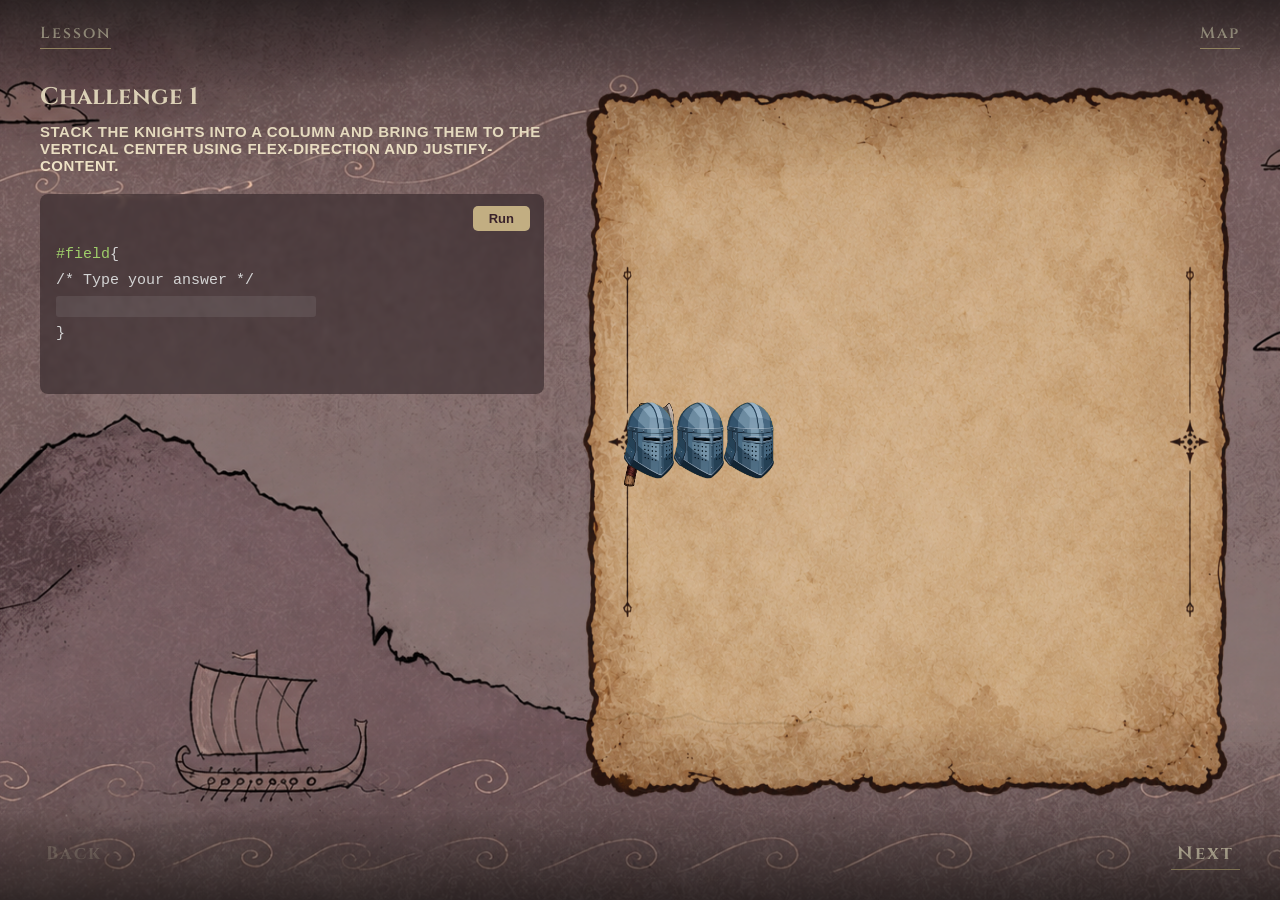
<file: combinations-challenge-page.html>
<!DOCTYPE html>
<html lang="en">
<head>
<meta charset="UTF-8">
<title>Combinations Challenge</title>
<link rel="preconnect" href="https://fonts.googleapis.com">
<link rel="preconnect" href="https://fonts.gstatic.com" crossorigin>
<link href="https://fonts.googleapis.com/css2?family=Cinzel:wght@400;600;700&display=swap" rel="stylesheet">
<style>
  * { box-sizing: border-box; }
  html, body { margin: 0; height: 100%; }
  body {
    font-family: 'Cinzel', serif;
    color: #f2e6c9;
    display: flex;
    flex-direction: column;
    overflow: hidden;
    background-image: url('images/Back1.png');
    background-size: cover;
    background-position: center;
  }

.vignette {
      position: absolute;
      top: 0;
      left: 0;
      width: 100%;
      height: 100%;
      z-index: 100;
      /* above everything else */
      pointer-events: none;
      /* clicks pass through */
      background: linear-gradient(
          /* top to bottom */
          180deg,
          rgba(0, 0, 0, 0.6) 0%,
          rgba(0, 0, 0, 0.1) 10%,
          rgba(0, 0, 0, 0) 20%),
        linear-gradient(
          /*bottom to top */
          0deg,
          rgba(0, 0, 0, 0.6) 0%,
          rgba(0, 0, 0, 0.1) 10%,
          rgba(0, 0, 0, 0) 20%);

    }
  /* ---------- HEADER ---------- */
  #header {
    display: flex;
    justify-content: space-between;
    align-items: center;
    padding: 22px 40px;
  }
  .nav-label {
    font-size: 16px;
    letter-spacing: 2px;
    font-weight: 600;
    cursor: pointer;
    border-bottom: 1px solid #d8c48f;
    padding-bottom: 4px;
    color: #f2e6c9;
  }

  /* ---------- BODY LAYOUT ---------- */
  #body {
    flex: 1;
    display: flex;
    padding: 10px 40px 40px 40px;
    gap: 30px;
    overflow: hidden;
    min-height: 0;
  }

  /* ---------- LEFT PANEL ---------- */
  #left-panel {
    width: 42%;
    min-width: 0;
    display: flex;
    flex-direction: column;
  }
  #challenge-title {
    font-size: 24px;
    margin: 0 0 10px 0;
    font-weight: 700;
  }
  #description {
    font-family: 'Segoe UI', sans-serif;
    font-size: 15px;
    font-weight: 600;
    letter-spacing: 0.5px;
    color: #f2e6c9;
    text-transform: uppercase;
    margin-bottom: 20px;
  }

  /* ---------- TERMINAL ---------- */
  #terminal {
    background: rgba(40, 30, 34, 0.55);
    border-radius: 8px;
    padding: 14px 16px;
    min-height: 200px;
    font-family: 'Consolas', 'Courier New', monospace;
    font-size: 15px;
    position: relative;
    backdrop-filter: blur(2px);
  }
  #run-btn {
    position: absolute;
    top: 12px;
    right: 14px;
    background: rgba(216,196,143,0.85);
    color: #3a232b;
    border: none;
    border-radius: 5px;
    padding: 5px 16px;
    font-family: 'Segoe UI', sans-serif;
    font-weight: bold;
    font-size: 13px;
    cursor: pointer;
  }
  #run-btn:hover { background: #e8d9b0; }

  #code-lines { margin-top: 34px; line-height: 26px; }
  .code-line { white-space: pre; }
  .property { color: #9fce6a; }
  .punct { color: #d4d4d4; }
  .input-label {
    font-family: 'Segoe UI', sans-serif;
    font-size: 12px;
    color: #cbb98a;
    margin-right: 8px;
    display: inline-block;
    width: 60px;
  }

  .css-input {
    background: rgba(255,255,255,0.08);
    border: none;
    border-radius: 3px;
    color: #f2e6c9;
    font-family: inherit;
    font-size: 15px;
    padding: 2px 8px;
    outline: none;
    width: 100%;
    max-width: 260px;
    margin-bottom: 4px;
  }
  .css-input::placeholder { color: #cbb98a; }

  #feedback {
    font-family: 'Segoe UI', sans-serif;
    font-size: 13px;
    font-weight: 600;
    margin-top: 12px;
  }
  #feedback.success { color: #7ec97e; }
  #feedback.fail { color: #e08a7d; }

  #footer {
    display: flex;
    justify-content: space-between;
    padding: 0 40px 30px 40px;
  }
  .nav-btn {
    background: none;
    border: none;
    color: #f2e6c9;
    font-family: 'Cinzel', serif;
    font-size: 18px;
    font-weight: 700;
    letter-spacing: 2px;
    cursor: pointer;
    border-bottom: 1px solid #d8c48f;
    padding-bottom: 3px;
  }
  .nav-btn:disabled { opacity: 0.3; cursor: default; border-bottom-color: transparent; }
  .nav-btn:hover:not(:disabled) { color: #ffe9b0; }

  /* ---------- RIGHT PANEL: FLEX PLAYGROUND ---------- */
  #flex-playground {
    flex: 1;
    background-image: url('images/playground.png');
    background-size: 100% 100%;
    background-repeat: no-repeat;
    position: relative;
  }
  #targets-layer { position: absolute; inset: 0; }
  .target-img {
    position: absolute;
    width: 50px;
    height: auto;
    opacity: 0.9;
    transform: translate(-50%, -50%);
  }
  #flex-container {
    position: absolute;
    inset: 0;
    display: flex;
    padding: 50px;
  }
  .knight-img {
    width: 50px;
    height: auto;
    flex-shrink: 0;
    transition: all 0.4s ease;
  }

  /* ---------- RIGHT PANEL: GRID PLAYGROUND ---------- */
  #grid-playground-frame {
    flex: 1;
    display: flex;
    align-items: center;
    justify-content: center;
    padding: 24px;
    background: rgba(60, 45, 40, 0.35);
    border: 6px solid #7a5a3a;
    border-radius: 10px;
    box-shadow: inset 0 0 0 2px rgba(216,196,143,0.4);
  }
  #grid-playground {
    display: grid;
    grid-template-columns: repeat(4, 1fr);
    grid-template-rows: repeat(3, 1fr);
    width: 100%;
    max-width: 480px;
    aspect-ratio: 4 / 3;
  }
  .tile {
    background-size: cover;
    background-position: center;
    border: 1px solid rgba(90, 65, 40, 0.6);
  }
</style>
</head>
<body>

  <div id="header">
    <div class="nav-label">Lesson</div>
    <div class="nav-label">Map</div>
  </div>
  <div class="vignette"></div>

  <div id="body">
    <div id="left-panel">
      <h1 id="challenge-title">Challenge 1</h1>
      <div id="description"></div>

      <div id="terminal">
        <button id="run-btn" onclick="runCheck()">Run</button>
        <div id="code-lines">
          <div class="code-line"><span class="property">#field</span><span class="punct">{</span></div>
          <div class="code-line"><span class="punct">/* Type your answer */</span></div>
          <div id="inputs-area"></div>
          <div class="code-line"><span class="punct">}</span></div>
        </div>
        <div id="feedback"></div>
      </div>
    </div>

    <div id="flex-playground" style="display:none;">
      <div id="targets-layer"></div>
      <div id="flex-container"></div>
    </div>

    <div id="grid-playground-frame" style="display:none;">
      <div id="grid-playground"></div>
    </div>
  </div>

  <div id="footer">
    <button class="nav-btn" id="back-btn" onclick="prevLevel()">Back</button>
    <button class="nav-btn" id="next-btn" onclick="nextLevel()">Next</button>
  </div>

<script>
const COLS = 4;
const ROWS = 3;

const levels = [
  // ---------- FLEXBOX CHALLENGES ----------
  {
    type: "flex",
    title: "Challenge 1",
    description: "Stack the knights into a column and bring them to the vertical center using flex-direction and justify-content.",
    knightCount: 3,
    inputs: [{ id: "a", label: "" }],
    check: (vals) => /flex-direction\s*:\s*column/.test(vals.a) && /justify-content\s*:\s*center/.test(vals.a),
    apply: { flexDirection: "column", justifyContent: "center" }
  },
  {
    type: "flex",
    title: "Challenge 2",
    description: "Too many knights for one line. Wrap them into rows, spaced to the full width, using flex-wrap and justify-content.",
    knightCount: 8,
    inputs: [{ id: "a", label: "" }],
    check: (vals) => /flex-wrap\s*:\s*wrap/.test(vals.a) && /justify-content\s*:\s*space-between/.test(vals.a),
    apply: { flexWrap: "wrap", justifyContent: "space-between" },
    extraContainerStyle: { width: "80%" }
  },
  {
    type: "flex",
    title: "Challenge 3",
    description: "Bring everything together — wrap the knights, center them vertically, and space them evenly, using flex-wrap, align-items, and justify-content.",
    knightCount: 9,
    inputs: [{ id: "a", label: "" }],
    check: (vals) => /flex-wrap\s*:\s*wrap/.test(vals.a) && /align-items\s*:\s*center/.test(vals.a) && /justify-content\s*:\s*space-around/.test(vals.a),
    apply: { flexWrap: "wrap", alignItems: "center", justifyContent: "space-around" },
    extraContainerStyle: { width: "80%" }
  },

  // ---------- GRID CHALLENGES ----------
  {
    type: "grid",
    title: "Challenge 4",
    description: "The weapon rack stretches wide, resting low. Reach it using grid-column and grid-row.",
    knightStart: { col: 1, row: 1 },
    targetCells: [{ col: 2, row: 3 }, { col: 3, row: 3 }, { col: 4, row: 3 }],
    inputs: [{ id: "a", label: "" }],
    check: (vals) => /grid-column\s*:\s*2\s*\/\s*5\s*;?/.test(vals.a) && /grid-row\s*:\s*3\s*;?/.test(vals.a),
    apply: { gridColumn: "2 / 5", gridRow: "3" }
  },
  {
    type: "grid",
    title: "Challenge 5",
    description: "The rack is wide and tall, but not a perfect square. Match its shape using grid-column and grid-row spans.",
    knightStart: { col: 1, row: 3 },
    targetCells: [
      { col: 2, row: 1 }, { col: 3, row: 1 }, { col: 4, row: 1 },
      { col: 2, row: 2 }, { col: 3, row: 2 }, { col: 4, row: 2 }
    ],
    inputs: [{ id: "a", label: "" }],
    check: (vals) => /grid-column\s*:\s*2\s*\/\s*5\s*;?/.test(vals.a) && /grid-row\s*:\s*1\s*\/\s*3\s*;?/.test(vals.a),
    apply: { gridColumn: "2 / 5", gridRow: "1 / 3" }
  },
  {
    type: "grid",
    title: "Challenge 6",
    description: "Two knights, two weapons. Place the first knight using grid-column and grid-row, then place the second knight the same way.",
    knightStarts: [{ col: 1, row: 1 }, { col: 1, row: 2 }],
    targetSets: [
      [{ col: 3, row: 1 }],
      [{ col: 2, row: 3 }, { col: 3, row: 3 }, { col: 4, row: 3 }]
    ],
    inputs: [
      { id: "a", label: "Knight A" },
      { id: "b", label: "Knight B" }
    ],
    check: (vals) =>
      /grid-column\s*:\s*3\s*;?/.test(vals.a) && /grid-row\s*:\s*1\s*;?/.test(vals.a) &&
      /grid-column\s*:\s*2\s*\/\s*5\s*;?/.test(vals.b) && /grid-row\s*:\s*3\s*;?/.test(vals.b),
    applySets: [
      { gridColumn: "3", gridRow: "1" },
      { gridColumn: "2 / 5", gridRow: "3" }
    ]
  }
];

let current = 0;

/* ---------- SHARED ---------- */
function loadLevel() {
  const lvl = levels[current];
  document.getElementById("challenge-title").textContent = lvl.title;
  document.getElementById("description").textContent = lvl.description;
  document.getElementById("feedback").textContent = "";
  document.getElementById("feedback").className = "";
  document.getElementById("back-btn").disabled = current === 0;

  // Next / Get Certificate button logic
  const nextBtn = document.getElementById("next-btn");
  if (current === levels.length - 1) {
    nextBtn.textContent = "Get Certificate";
    nextBtn.disabled = false;
    nextBtn.onclick = goToCompletion;
  } else {
    nextBtn.textContent = "Next";
    nextBtn.disabled = false;
    nextBtn.onclick = nextLevel;
  }

  // build input fields dynamically
  const inputsArea = document.getElementById("inputs-area");
  inputsArea.innerHTML = "";
  lvl.inputs.forEach(inp => {
    const line = document.createElement("div");
    line.className = "code-line";
    if (inp.label) {
      const label = document.createElement("span");
      label.className = "input-label";
      label.textContent = inp.label + ":";
      line.appendChild(label);
    }
    const input = document.createElement("input");
    input.type = "text";
    input.className = "css-input";
    input.id = "input-" + inp.id;
    line.appendChild(input);
    inputsArea.appendChild(line);
  });

  document.getElementById("flex-playground").style.display = lvl.type === "flex" ? "block" : "none";
  document.getElementById("grid-playground-frame").style.display = lvl.type === "grid" ? "flex" : "none";

  if (lvl.type === "flex") {
    loadFlexLevel(lvl);
  } else {
    loadGridLevel(lvl);
  }
}

function goToCompletion() {
  window.location.href = "completion.html";
}
/* ---------- FLEX PLAYGROUND ---------- */
function loadFlexLevel(lvl) {
  const playground = document.getElementById("flex-playground");
  const container = document.getElementById("flex-container");

  container.removeAttribute("style");
  container.style.position = "absolute";
  container.style.inset = "0";
  container.style.display = "flex";
  container.style.padding = "50px";
  if (lvl.extraContainerStyle) Object.assign(container.style, lvl.extraContainerStyle);
  container.innerHTML = "";
  for (let i = 0; i < lvl.knightCount; i++) {
    const img = document.createElement("img");
    img.src = "images/knight.svg";
    img.className = "knight-img";
    container.appendChild(img);
  }

  const ghost = container.cloneNode(true);
  ghost.style.visibility = "hidden";
  ghost.style.pointerEvents = "none";
  Object.assign(ghost.style, lvl.apply);
  playground.appendChild(ghost);

  const playgroundRect = playground.getBoundingClientRect();
  const ghostItems = ghost.querySelectorAll(".knight-img");

  const targetsLayer = document.getElementById("targets-layer");
  targetsLayer.innerHTML = "";
  ghostItems.forEach(item => {
    const r = item.getBoundingClientRect();
    const img = document.createElement("img");
    img.src = "images/axe.svg";
    img.className = "target-img";
    img.style.left = (r.left - playgroundRect.left + r.width / 2) + "px";
    img.style.top = (r.top - playgroundRect.top + r.height / 2) + "px";
    targetsLayer.appendChild(img);
  });

  playground.removeChild(ghost);
}

/* ---------- GRID PLAYGROUND ---------- */
function cellKey(col, row) { return row + "-" + col; }

function buildGrid() {
  const playground = document.getElementById("grid-playground");
  playground.innerHTML = "";
  for (let row = 1; row <= ROWS; row++) {
    for (let col = 1; col <= COLS; col++) {
      const tile = document.createElement("div");
      tile.className = "tile";
      tile.dataset.key = cellKey(col, row);
      tile.style.backgroundImage = "url('images/plain_tile.svg')";
      playground.appendChild(tile);
    }
  }
}
function getTile(col, row) {
  return document.querySelector('.tile[data-key="' + cellKey(col, row) + '"]');
}

function loadGridLevel(lvl) {
  buildGrid();

  if (lvl.knightStarts) {
    // multi-knight level (challenge 6)
    lvl.knightStarts.forEach((start, i) => {
      const t = getTile(start.col, start.row);
      t.style.backgroundImage = "url('images/knight_tile.svg')";
    });
    lvl.targetSets.forEach(set => {
      set.forEach(c => {
        const t = getTile(c.col, c.row);
        if (t.style.backgroundImage.indexOf("knight_tile") === -1) {
          t.style.backgroundImage = "url('images/axe_tile.svg')";
        }
      });
    });
  } else {
    const startTile = getTile(lvl.knightStart.col, lvl.knightStart.row);
    startTile.style.backgroundImage = "url('images/knight_tile.svg')";
    lvl.targetCells.forEach(c => {
      const t = getTile(c.col, c.row);
      if (t !== startTile) t.style.backgroundImage = "url('images/axe_tile.svg')";
    });
  }
}

function parseSpan(value, axisSize) {
  value = value.trim();
  let start, end;
  if (value.includes("/")) {
    const parts = value.split("/").map(s => parseInt(s.trim(), 10));
    start = parts[0]; end = parts[1];
  } else {
    start = parseInt(value, 10); end = start + 1;
  }
  const cells = [];
  for (let i = start; i < end; i++) cells.push(i);
  return cells;
}

/* ---------- NAV ---------- */
function prevLevel() { if (current > 0) { current--; loadLevel(); } }
function nextLevel() { if (current < levels.length - 1) { current++; loadLevel(); } }

/* ---------- CHECK ---------- */
function runCheck() {
  const lvl = levels[current];
  const vals = {};
  lvl.inputs.forEach(inp => {
    vals[inp.id] = document.getElementById("input-" + inp.id).value;
  });
  const feedback = document.getElementById("feedback");

  if (lvl.check(vals)) {
    if (lvl.type === "flex") {
      const container = document.getElementById("flex-container");
      Object.assign(container.style, lvl.apply);
    } else {
      buildGrid();
      if (lvl.applySets) {
        lvl.knightStarts.forEach((start, i) => {
          const cols = parseSpan(lvl.applySets[i].gridColumn, COLS);
          const rows = parseSpan(lvl.applySets[i].gridRow, ROWS);
          rows.forEach(r => cols.forEach(c => {
            const t = getTile(c, r);
            if (t) t.style.backgroundImage = "url('images/knight_tile.svg')";
          }));
        });
      } else {
        const cols = parseSpan(lvl.apply.gridColumn, COLS);
        const rows = parseSpan(lvl.apply.gridRow, ROWS);
        rows.forEach(r => cols.forEach(c => {
          const t = getTile(c, r);
          if (t) t.style.backgroundImage = "url('images/knight_tile.svg')";
        }));
      }
    }
    feedback.textContent = "✔ Correct! The knights find their weapons.";
    feedback.className = "success";
  } else {
    feedback.textContent = "✘ Not quite. Try again.";
    feedback.className = "fail";
  }
}

loadLevel();
</script>

</body>
</html>
</file>
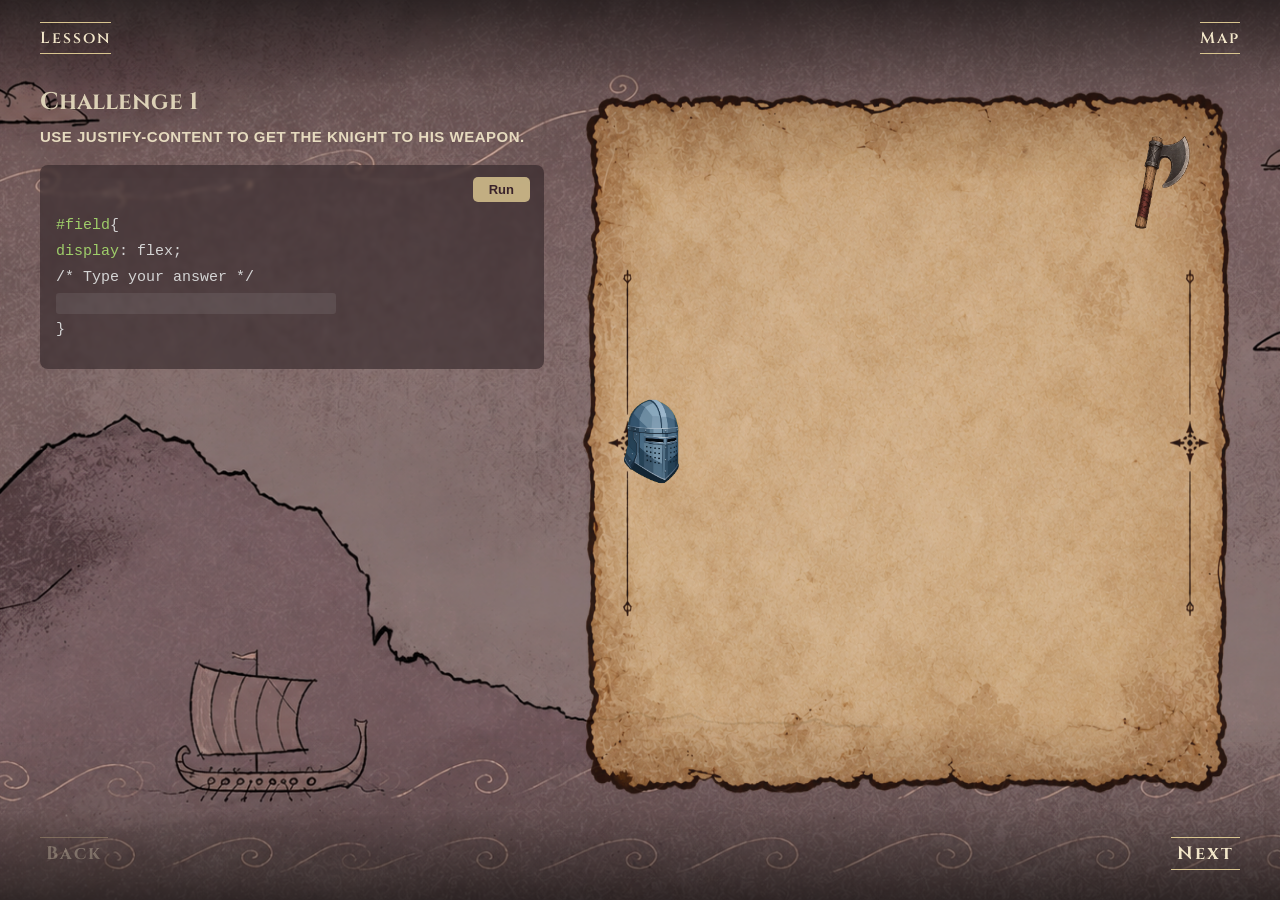
<file: flexbox-challenge-page-v3.html>
<!DOCTYPE html>
<html lang="en">

<head>
  <meta charset="UTF-8">
  <title>Flexbox Challenge</title>
  <link rel="preconnect" href="https://fonts.googleapis.com">
  <link rel="preconnect" href="https://fonts.gstatic.com" crossorigin>
  <link href="https://fonts.googleapis.com/css2?family=Cinzel:wght@400;600;700&display=swap" rel="stylesheet">
  <style>
    * {
      box-sizing: border-box;
    }

    html,
    body {
      margin: 0;
      height: 100%;
    }

    body {
      font-family: 'Cinzel', serif;
      color: #f2e6c9;
      display: flex;
      flex-direction: column;
      overflow: hidden;
      background-image: url('images/Back1.png');
      background-size: cover;
      background-position: center;
    }

    .vignette {
      position: absolute;
      top: 0;
      left: 0;
      width: 100%;
      height: 100%;
      z-index: 100;
      /* above everything else */
      pointer-events: none;
      /* clicks pass through */
      background: linear-gradient(
          /* top to bottom */
          180deg,
          rgba(0, 0, 0, 0.6) 0%,
          rgba(0, 0, 0, 0.1) 10%,
          rgba(0, 0, 0, 0) 20%),
        linear-gradient(
          /*bottom to top */
          0deg,
          rgba(0, 0, 0, 0.6) 0%,
          rgba(0, 0, 0, 0.1) 10%,
          rgba(0, 0, 0, 0) 20%);

    }

    /* ---------- HEADER ---------- */
    #header {
      display: flex;
      justify-content: space-between;
      align-items: center;
      padding: 22px 40px;
    }

    .nav-label {
      font-size: 16px;
      letter-spacing: 2px;
      font-weight: 600;
      cursor: pointer;
      border-bottom: 1px solid #d8c48f;
      padding-bottom: 4px;
      border-top: 1px solid #d8c48f;
      padding-top: 4px;
      color: #f2e6c9;
      z-index: 1000;
    }

    .nav-label a {
        font-size: 16px;
      letter-spacing: 2px;
      font-weight: 600;
      cursor: pointer;
      color: #f2e6c9;
        text-decoration: none;
    }

    .nav-label a:hover {
      color: #fff3d6;
      text-shadow:
        0 0 5px rgba(228, 205, 167, 0.8),
        0 0 15px rgba(228, 205, 167, 0.5),
        0 0 25px rgba(228, 205, 167, 0.3);
    }

    /* ---------- BODY LAYOUT ---------- */
    #body {
      flex: 1;
      display: flex;
      padding: 10px 40px 40px 40px;
      gap: 30px;
      overflow: hidden;
      min-height: 0;
    }

    /* ---------- LEFT PANEL ---------- */
    #left-panel {
      width: 42%;
      min-width: 0;
      display: flex;
      flex-direction: column;
      position: relative;
    }

    #challenge-title {
      font-size: 24px;
      margin: 0 0 10px 0;
      font-weight: 700;
    }

    #description {
      font-family: 'Segoe UI', sans-serif;
      font-size: 15px;
      font-weight: 600;
      letter-spacing: 0.5px;
      color: #f2e6c9;
      text-transform: uppercase;
      margin-bottom: 20px;
    }

    /* ---------- TERMINAL ---------- */
    #terminal {
      background: rgba(40, 30, 34, 0.55);
      border-radius: 8px;
      padding: 14px 16px;
      min-height: 200px;
      font-family: 'Consolas', 'Courier New', monospace;
      font-size: 15px;
      position: relative;
      backdrop-filter: blur(2px);
    }

    #run-btn {
      position: absolute;
      top: 12px;
      right: 14px;
      background: rgba(216, 196, 143, 0.85);
      color: #3a232b;
      border: none;
      border-radius: 5px;
      padding: 5px 16px;
      font-family: 'Segoe UI', sans-serif;
      font-weight: bold;
      font-size: 13px;
      cursor: pointer;
    }

    #run-btn:hover {
      background: #e8d9b0;
    }

    #code-lines {
      margin-top: 34px;
      line-height: 26px;
    }

    .code-line {
      white-space: pre;
    }

    .property {
      color: #9fce6a;
    }

    .value {
      color: #d4d4d4;
    }

    .punct {
      color: #d4d4d4;
    }

    #css-input {
      background: rgba(255, 255, 255, 0.08);
      border: none;
      border-radius: 3px;
      color: #f2e6c9;
      font-family: inherit;
      font-size: 15px;
      padding: 2px 8px;
      outline: none;
      width: 100%;
      max-width: 280px;
    }

    #css-input::placeholder {
      color: #cbb98a;
    }

    #feedback {
      font-family: 'Segoe UI', sans-serif;
      font-size: 13px;
      font-weight: 600;
      margin-top: 12px;
    }

    #feedback.success {
      color: #7ec97e;
    }

    #feedback.fail {
      color: #e08a7d;
    }

    /* ---------- SHIP DECOR (bottom of left panel; ship itself lives in Back1.png) ---------- */
    #left-panel-footer {
      margin-top: auto;
      display: flex;
      justify-content: flex-start;
      padding-top: 10px;
    }

    .nav-btn {
      background: none;
      border: none;
      color: #f2e6c9;
      font-family: 'Cinzel', serif;
      font-size: 18px;
      font-weight: 700;
      letter-spacing: 2px;
      cursor: pointer;
      border-bottom: 1px solid #d8c48f;
      border-top: 1px solid #d8c48f;
      padding-bottom: 3px;
      padding-top: 3px;
      z-index: 1000;
    }

    .nav-btn:disabled {
      opacity: 0.3;
      cursor: default;
      border-bottom-color: transparent;
    }

    .nav-btn:hover:not(:disabled) {
      color: #fff3d6;
      text-shadow:
        0 0 5px rgba(228, 205, 167, 0.8),
        0 0 15px rgba(228, 205, 167, 0.5),
        0 0 25px rgba(228, 205, 167, 0.3);
    }

    

    #footer {
      display: flex;
      justify-content: space-between;
      padding: 0 40px 30px 40px;
    }

    /* ---------- RIGHT PANEL (playground card) ---------- */
    #playground {
      flex: 1;
      background-image: url('images/playground.png');
      background-size: 100% 100%;
      background-repeat: no-repeat;
      position: relative;
    }

    #targets-layer {
      position: absolute;
      inset: 0;
    }

    .target-img {
      position: absolute;
      width: 55px;
      height: auto;
      opacity: 0.9;
    }

    #flex-container {
      position: absolute;
      inset: 0;
      display: flex;
      padding: 50px;
    }

    .knight-img {
      width: 55px;
      height: auto;
      flex-shrink: 0;
      transition: all 0.4s ease;

    }
  </style>
</head>

<body>
  <div class="vignette"></div>

  <div id="header">
    <div class="nav-label"><a href="lesson.html">Lesson</a></div>
    <div class="nav-label"><a href="map.html">Map</a></div>
  </div>

  <div id="body">
    <div id="left-panel">
      <h1 id="challenge-title">Challenge 1</h1>
      <div id="description"></div>

      <div id="terminal">
        <button id="run-btn" onclick="runCheck()">Run</button>
        <div id="code-lines">
          <div class="code-line"><span class="property">#field</span><span class="punct">{</span></div>
          <div class="code-line"><span class="property">display</span><span class="punct">:</span> <span
              class="value">flex;</span></div>
          <div class="code-line"><span class="punct">/* Type your answer */</span></div>
          <div class="code-line"><input type="text" id="css-input" placeholder=""></div>
          <div class="code-line"><span class="punct">}</span></div>
        </div>
        <div id="feedback"></div>
      </div>

      <div id="left-panel-footer"></div>
    </div>

    <div id="playground">
      <div id="targets-layer"></div>
      <div id="flex-container"></div>
    </div>
  </div>

  <div id="footer">
    <button class="nav-btn" id="back-btn" onclick="prevLevel()">Back</button>
    <button class="nav-btn" id="next-btn" onclick="nextLevel()">Next</button>
  </div>

  <script>
    const levels = [
      {
        title: "Challenge 1",
        description: "Use justify-content to get the knight to his weapon.",
        knightCount: 1,
        check: (css) => /justify-content\s*:\s*flex-end/.test(css),
        apply: { justifyContent: "flex-end" }
      },
      {
        title: "Challenge 2",
        description: "Use justify-content to get the knights to their weapons.",
        knightCount: 3,
        check: (css) => /justify-content\s*:\s*space-between/.test(css),
        apply: { justifyContent: "space-between" }
      },
      {
        title: "Challenge 3",
        description: "Bring the knights to their weapons using align-items.",
        knightCount: 3,
        check: (css) => /align-items\s*:\s*flex-end/.test(css),
        apply: { alignItems: "flex-end" }
      },
      {
        title: "Challenge 4",
        description: "Get the knights down to their weapons, spread out evenly, using justify-content and align-items.",
        knightCount: 3,
        check: (css) => /justify-content\s*:\s*space-around/.test(css) && /align-items\s*:\s*flex-end/.test(css),
        apply: { justifyContent: "space-around", alignItems: "flex-end" }
      },
      {
        title: "Challenge 5",
        description: "Bring the knights to their weapons using flex-direction.",
        knightCount: 3,
        check: (css) => /flex-direction\s*:\s*column/.test(css),
        apply: { flexDirection: "column" }
      },
      {
        title: "Challenge 6",
        description: "Bring the knights to their weapons using flex-wrap.",
        knightCount: 6,
        check: (css) => /flex-wrap\s*:\s*wrap/.test(css),
        apply: { flexWrap: "wrap" },
        extraContainerStyle: { width: "60%" }
      }
    ];

    let current = 0;

    function loadLevel() {
      const lvl = levels[current];
      document.getElementById("challenge-title").textContent = lvl.title;
      document.getElementById("description").textContent = lvl.description;
      document.getElementById("css-input").value = "";
      document.getElementById("feedback").textContent = "";
      document.getElementById("feedback").className = "";

      document.getElementById("back-btn").disabled = current === 0;
      document.getElementById("next-btn").disabled = current === levels.length - 1;

      const playground = document.getElementById("playground");
      const container = document.getElementById("flex-container");

      // reset the real (visible) knight container
      container.removeAttribute("style");
      container.style.position = "absolute";
      container.style.inset = "0";
      container.style.display = "flex";
      container.style.padding = "50px";
      if (lvl.extraContainerStyle) Object.assign(container.style, lvl.extraContainerStyle);
      container.innerHTML = "";
      for (let i = 0; i < lvl.knightCount; i++) {
        const img = document.createElement("img");
        img.src = "images/knight.svg";
        img.className = "knight-img";
        container.appendChild(img);
      }

      // ghost clone with the correct answer applied, to measure exact target positions
      const ghost = container.cloneNode(true);
      ghost.style.visibility = "hidden";
      ghost.style.pointerEvents = "none";
      Object.assign(ghost.style, lvl.apply);
      playground.appendChild(ghost);

      const playgroundRect = playground.getBoundingClientRect();
      const ghostItems = ghost.querySelectorAll(".knight-img");

      const targetsLayer = document.getElementById("targets-layer");
      targetsLayer.innerHTML = "";
      ghostItems.forEach(item => {
        const r = item.getBoundingClientRect();
        const img = document.createElement("img");
        img.src = "images/axe.svg";
        img.className = "target-img";
        img.style.left = (r.left - playgroundRect.left) + "px";
        img.style.top = (r.top - playgroundRect.top) + "px";
        targetsLayer.appendChild(img);
      });

      playground.removeChild(ghost);
    }

    function prevLevel() {
      if (current > 0) {
        current--;
        loadLevel();
      }
    }
    function nextLevel() {
      if (current < levels.length - 1) {
        current++;
        loadLevel();
      }
    }

    function runCheck() {
      const lvl = levels[current];
      const css = document.getElementById("css-input").value;
      const feedback = document.getElementById("feedback");
      const container = document.getElementById("flex-container");

      if (lvl.check(css)) {
        Object.assign(container.style, lvl.apply);
        feedback.textContent = "✔ Correct! The knight finds his weapon.";
        feedback.className = "success";
      } else {
        feedback.textContent = "✘ Not quite. Try again.";
        feedback.className = "fail";
      }
    }

    loadLevel();
  </script>

</body>

</html>
</file>
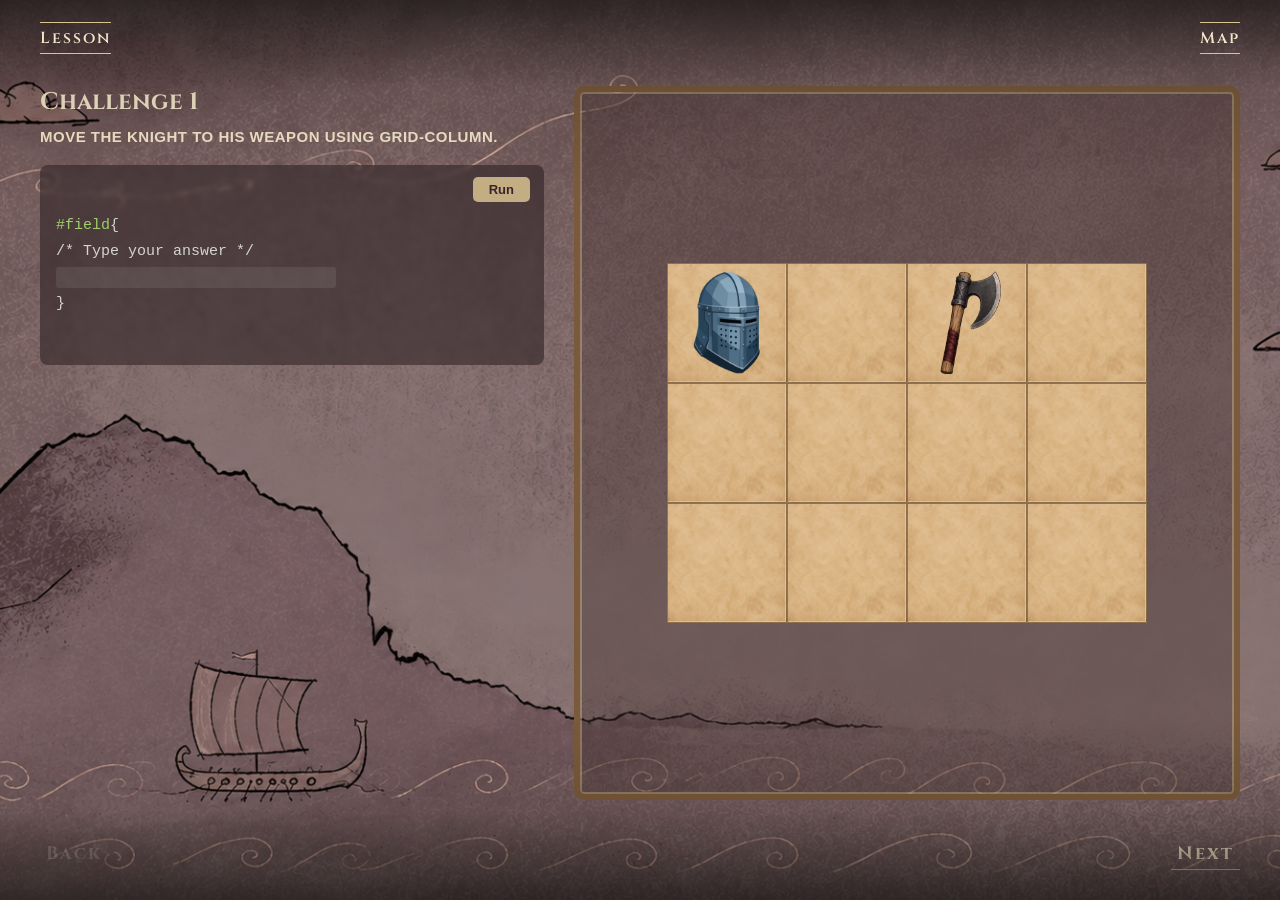
<file: grid-challenge-page.html>
<!DOCTYPE html>
<html lang="en">
<head>
<meta charset="UTF-8">
<title>Grid Challenge</title>
<link rel="preconnect" href="https://fonts.googleapis.com">
<link rel="preconnect" href="https://fonts.gstatic.com" crossorigin>
<link href="https://fonts.googleapis.com/css2?family=Cinzel:wght@400;600;700&display=swap" rel="stylesheet">
<style>
  * { box-sizing: border-box; }
  html, body {
    margin: 0;
    height: 100%;
  }
  body {
    font-family: 'Cinzel', serif;
    color: #f2e6c9;
    display: flex;
    flex-direction: column;
    overflow: hidden;
    background-image: url('images/Back1.png');
    background-size: cover;
    background-position: center;
  }

   .vignette {
      position: absolute;
      top: 0;
      left: 0;
      width: 100%;
      height: 100%;
      z-index: 100;
      /* above everything else */
      pointer-events: none;
      /* clicks pass through */
      background: linear-gradient(
          /* top to bottom */
          180deg,
          rgba(0, 0, 0, 0.6) 0%,
          rgba(0, 0, 0, 0.1) 10%,
          rgba(0, 0, 0, 0) 20%),
        linear-gradient(
          /*bottom to top */
          0deg,
          rgba(0, 0, 0, 0.6) 0%,
          rgba(0, 0, 0, 0.1) 10%,
          rgba(0, 0, 0, 0) 20%);

    }

  /* ---------- HEADER ---------- */
  #header {
    display: flex;
    justify-content: space-between;
    align-items: center;
    padding: 22px 40px;
  }
 .nav-label {
      font-size: 16px;
      letter-spacing: 2px;
      font-weight: 600;
      cursor: pointer;
      border-bottom: 1px solid #d8c48f;
      padding-bottom: 4px;
      border-top: 1px solid #d8c48f;
      padding-top: 4px;
      color: #f2e6c9;
      z-index: 1000;
    }

    .nav-label a {
        font-size: 16px;
      letter-spacing: 2px;
      font-weight: 600;
      cursor: pointer;
      color: #f2e6c9;
        text-decoration: none;
    }

    .nav-label a:hover {
      color: #fff3d6;
      text-shadow:
        0 0 5px rgba(228, 205, 167, 0.8),
        0 0 15px rgba(228, 205, 167, 0.5),
        0 0 25px rgba(228, 205, 167, 0.3);
    }

  /* ---------- BODY LAYOUT ---------- */
  #body {
    flex: 1;
    display: flex;
    padding: 10px 40px 40px 40px;
    gap: 30px;
    overflow: hidden;
    min-height: 0;
  }

  /* ---------- LEFT PANEL ---------- */
  #left-panel {
    width: 42%;
    min-width: 0;
    display: flex;
    flex-direction: column;
    position: relative;
  }
  #challenge-title {
    font-size: 24px;
    margin: 0 0 10px 0;
    font-weight: 700;
  }
  #description {
    font-family: 'Segoe UI', sans-serif;
    font-size: 15px;
    font-weight: 600;
    letter-spacing: 0.5px;
    color: #f2e6c9;
    text-transform: uppercase;
    margin-bottom: 20px;
  }

  /* ---------- TERMINAL ---------- */
  #terminal {
    background: rgba(40, 30, 34, 0.55);
    border-radius: 8px;
    padding: 14px 16px;
    min-height: 200px;
    font-family: 'Consolas', 'Courier New', monospace;
    font-size: 15px;
    position: relative;
    backdrop-filter: blur(2px);
  }
  #run-btn {
    position: absolute;
    top: 12px;
    right: 14px;
    background: rgba(216,196,143,0.85);
    color: #3a232b;
    border: none;
    border-radius: 5px;
    padding: 5px 16px;
    font-family: 'Segoe UI', sans-serif;
    font-weight: bold;
    font-size: 13px;
    cursor: pointer;
  }
  #run-btn:hover { background: #e8d9b0; }

  #code-lines {
    margin-top: 34px;
    line-height: 26px;
  }
  .code-line { white-space: pre; }
  .property { color: #9fce6a; }
  .value { color: #d4d4d4; }
  .punct { color: #d4d4d4; }

  #css-input {
    background: rgba(255,255,255,0.08);
    border: none;
    border-radius: 3px;
    color: #f2e6c9;
    font-family: inherit;
    font-size: 15px;
    padding: 2px 8px;
    outline: none;
    width: 100%;
    max-width: 280px;
  }
  #css-input::placeholder { color: #cbb98a; }

  #feedback {
    font-family: 'Segoe UI', sans-serif;
    font-size: 13px;
    font-weight: 600;
    margin-top: 12px;
  }
  #feedback.success { color: #7ec97e; }
  #feedback.fail { color: #e08a7d; }

  #left-panel-footer {
    margin-top: auto;
  }

  #footer {
    display: flex;
    justify-content: space-between;
    padding: 0 40px 30px 40px;
  }
  .nav-btn {
    background: none;
    border: none;
    color: #f2e6c9;
    font-family: 'Cinzel', serif;
    font-size: 18px;
    font-weight: 700;
    letter-spacing: 2px;
    cursor: pointer;
    border-bottom: 1px solid #d8c48f;
    padding-bottom: 3px;
  }
  .nav-btn:disabled {
    opacity: 0.3;
    cursor: default;
    border-bottom-color: transparent;
  }
  .nav-btn:hover:not(:disabled) { color: #ffe9b0; }

  /* ---------- RIGHT PANEL (grid playground) ---------- */
  #playground-frame {
    flex: 1;
    display: flex;
    align-items: center;
    justify-content: center;
    padding: 24px;
    background: rgba(60, 45, 40, 0.35);
    border: 6px solid #7a5a3a;
    border-radius: 10px;
    box-shadow: inset 0 0 0 2px rgba(216,196,143,0.4);
  }
  #grid-playground {
    display: grid;
    grid-template-columns: repeat(4, 1fr);
    grid-template-rows: repeat(3, 1fr);
    gap: 0;
    width: 100%;
    max-width: 480px;
    aspect-ratio: 4 / 3;
  }
  .tile {
    background-size: cover;
    background-position: center;
    border: 1px solid rgba(90, 65, 40, 0.6);
  }
</style>
</head>
<body>

  <div id="header">
    <div class="nav-label"><a href="lesson.html">Lesson</a></div>
    <div class="nav-label"><a href="map.html">Map</a></div>
  </div>
  <div class="vignette"></div>

  <div id="body">
    <div id="left-panel">
      <h1 id="challenge-title">Challenge 1</h1>
      <div id="description"></div>

      <div id="terminal">
        <button id="run-btn" onclick="runCheck()">Run</button>
        <div id="code-lines">
          <div class="code-line"><span class="property">#field</span><span class="punct">{</span></div>
          <div class="code-line"><span class="punct">/* Type your answer */</span></div>
          <div class="code-line"><input type="text" id="css-input" placeholder=""></div>
          <div class="code-line"><span class="punct">}</span></div>
        </div>
        <div id="feedback"></div>
      </div>

      <div id="left-panel-footer"></div>
    </div>

    <div id="playground-frame">
      <div id="grid-playground"></div>
    </div>
  </div>

  <div id="footer">
    <button class="nav-btn" id="back-btn" onclick="prevLevel()">Back</button>
    <button class="nav-btn" id="next-btn" onclick="nextLevel()">Next</button>
  </div>

<script>
// grid is always 4 columns x 3 rows, cells addressed [row][col], 1-indexed to match CSS grid line numbering
const COLS = 4;
const ROWS = 3;

const levels = [
  {
    title: "Challenge 1",
    description: "Move the knight to his weapon using grid-column.",
    knightStart: { col: 1, row: 1 },
    targetCells: [{ col: 3, row: 1 }],
    check: (css) => /grid-column\s*:\s*3\s*;?/.test(css),
    apply: { gridColumn: "3", gridRow: "1" }
  },
  {
    title: "Challenge 2",
    description: "Move the knight to his weapon using grid-row.",
    knightStart: { col: 1, row: 1 },
    targetCells: [{ col: 1, row: 3 }],
    check: (css) => /grid-row\s*:\s*3\s*;?/.test(css),
    apply: { gridColumn: "1", gridRow: "3" }
  },
  {
    title: "Challenge 3",
    description: "Move the knight to his weapon using both grid-column and grid-row.",
    knightStart: { col: 1, row: 1 },
    targetCells: [{ col: 3, row: 2 }],
    check: (css) => /grid-column\s*:\s*3\s*;?/.test(css) && /grid-row\s*:\s*2\s*;?/.test(css),
    apply: { gridColumn: "3", gridRow: "2" }
  },
  {
    title: "Challenge 4",
    description: "The weapon rack spans several columns. Stretch the knight to reach it using grid-column span.",
    knightStart: { col: 1, row: 1 },
    targetCells: [
      { col: 2, row: 1 }, { col: 3, row: 1 }, { col: 4, row: 1 }
    ],
    check: (css) => /grid-column\s*:\s*2\s*\/\s*5\s*;?/.test(css),
    apply: { gridColumn: "2 / 5", gridRow: "1" }
  },
  {
    title: "Challenge 5",
    description: "The weapon rack runs tall, not wide. Stretch the knight using grid-row span.",
    knightStart: { col: 1, row: 1 },
    targetCells: [
      { col: 4, row: 1 }, { col: 4, row: 2 }, { col: 4, row: 3 }
    ],
    check: (css) => /grid-row\s*:\s*1\s*\/\s*4\s*;?/.test(css),
    apply: { gridColumn: "4", gridRow: "1 / 4" }
  },
  {
    title: "Challenge 6",
    description: "Combine what you've learned. Stretch the knight across both columns and rows to reach the full weapon rack.",
    knightStart: { col: 1, row: 1 },
    targetCells: [
      { col: 2, row: 2 }, { col: 3, row: 2 }, { col: 4, row: 2 },
      { col: 2, row: 3 }, { col: 3, row: 3 }, { col: 4, row: 3 }
    ],
    check: (css) => /grid-column\s*:\s*2\s*\/\s*5\s*;?/.test(css) && /grid-row\s*:\s*2\s*\/\s*4\s*;?/.test(css),
    apply: { gridColumn: "2 / 5", gridRow: "2 / 4" }
  }
];

let current = 0;

function cellKey(col, row) { return row + "-" + col; }

function buildGrid() {
  const playground = document.getElementById("grid-playground");
  playground.innerHTML = "";
  for (let row = 1; row <= ROWS; row++) {
    for (let col = 1; col <= COLS; col++) {
      const tile = document.createElement("div");
      tile.className = "tile";
      tile.dataset.key = cellKey(col, row);
      tile.style.backgroundImage = "url('images/plain_tile.svg')";
      playground.appendChild(tile);
    }
  }
}

function getTile(col, row) {
  return document.querySelector('.tile[data-key="' + cellKey(col, row) + '"]');
}

function loadLevel() {
  const lvl = levels[current];
  document.getElementById("challenge-title").textContent = lvl.title;
  document.getElementById("description").textContent = lvl.description;
  document.getElementById("css-input").value = "";
  document.getElementById("feedback").textContent = "";
  document.getElementById("feedback").className = "";

  document.getElementById("back-btn").disabled = current === 0;
  document.getElementById("next-btn").disabled = current === levels.length - 1;

  buildGrid();

  // place the knight at its starting cell
  const startTile = getTile(lvl.knightStart.col, lvl.knightStart.row);
  startTile.style.backgroundImage = "url('images/knight_tile.svg')";

  // place the weapon target(s) - stays fixed regardless of user input
  lvl.targetCells.forEach(c => {
    const t = getTile(c.col, c.row);
    // don't overwrite the knight's own starting tile if they happen to overlap
    if (t !== startTile) {
      t.style.backgroundImage = "url('images/axe_tile.svg')";
    }
  });
}

function prevLevel() {
  if (current > 0) {
    current--;
    loadLevel();
  }
}
function nextLevel() {
  if (current < levels.length - 1) {
    current++;
    loadLevel();
  }
}

function parseSpan(value, axisSize) {
  // returns array of 1-indexed line positions covered, e.g. "2 / 5" on a 4-col grid -> [2,3,4]
  value = value.trim();
  let start, end;
  if (value.includes("/")) {
    const parts = value.split("/").map(s => parseInt(s.trim(), 10));
    start = parts[0];
    end = parts[1];
  } else {
    start = parseInt(value, 10);
    end = start + 1;
  }
  const cells = [];
  for (let i = start; i < end; i++) cells.push(i);
  return cells;
}

function runCheck() {
  const lvl = levels[current];
  const css = document.getElementById("css-input").value;
  const feedback = document.getElementById("feedback");

  if (lvl.check(css)) {
    // reset grid, then move the knight to fill every cell the answer resolves to
    buildGrid();
    const cols = parseSpan(lvl.apply.gridColumn, COLS);
    const rows = parseSpan(lvl.apply.gridRow, ROWS);
    rows.forEach(r => {
      cols.forEach(c => {
        const t = getTile(c, r);
        if (t) t.style.backgroundImage = "url('images/knight_tile.svg')";
      });
    });
    feedback.textContent = "✔ Correct! The knight finds his weapon.";
    feedback.className = "success";
  } else {
    feedback.textContent = "✘ Not quite. Try again.";
    feedback.className = "fail";
  }
}

loadLevel();
</script>

</body>
</html>
</file>
